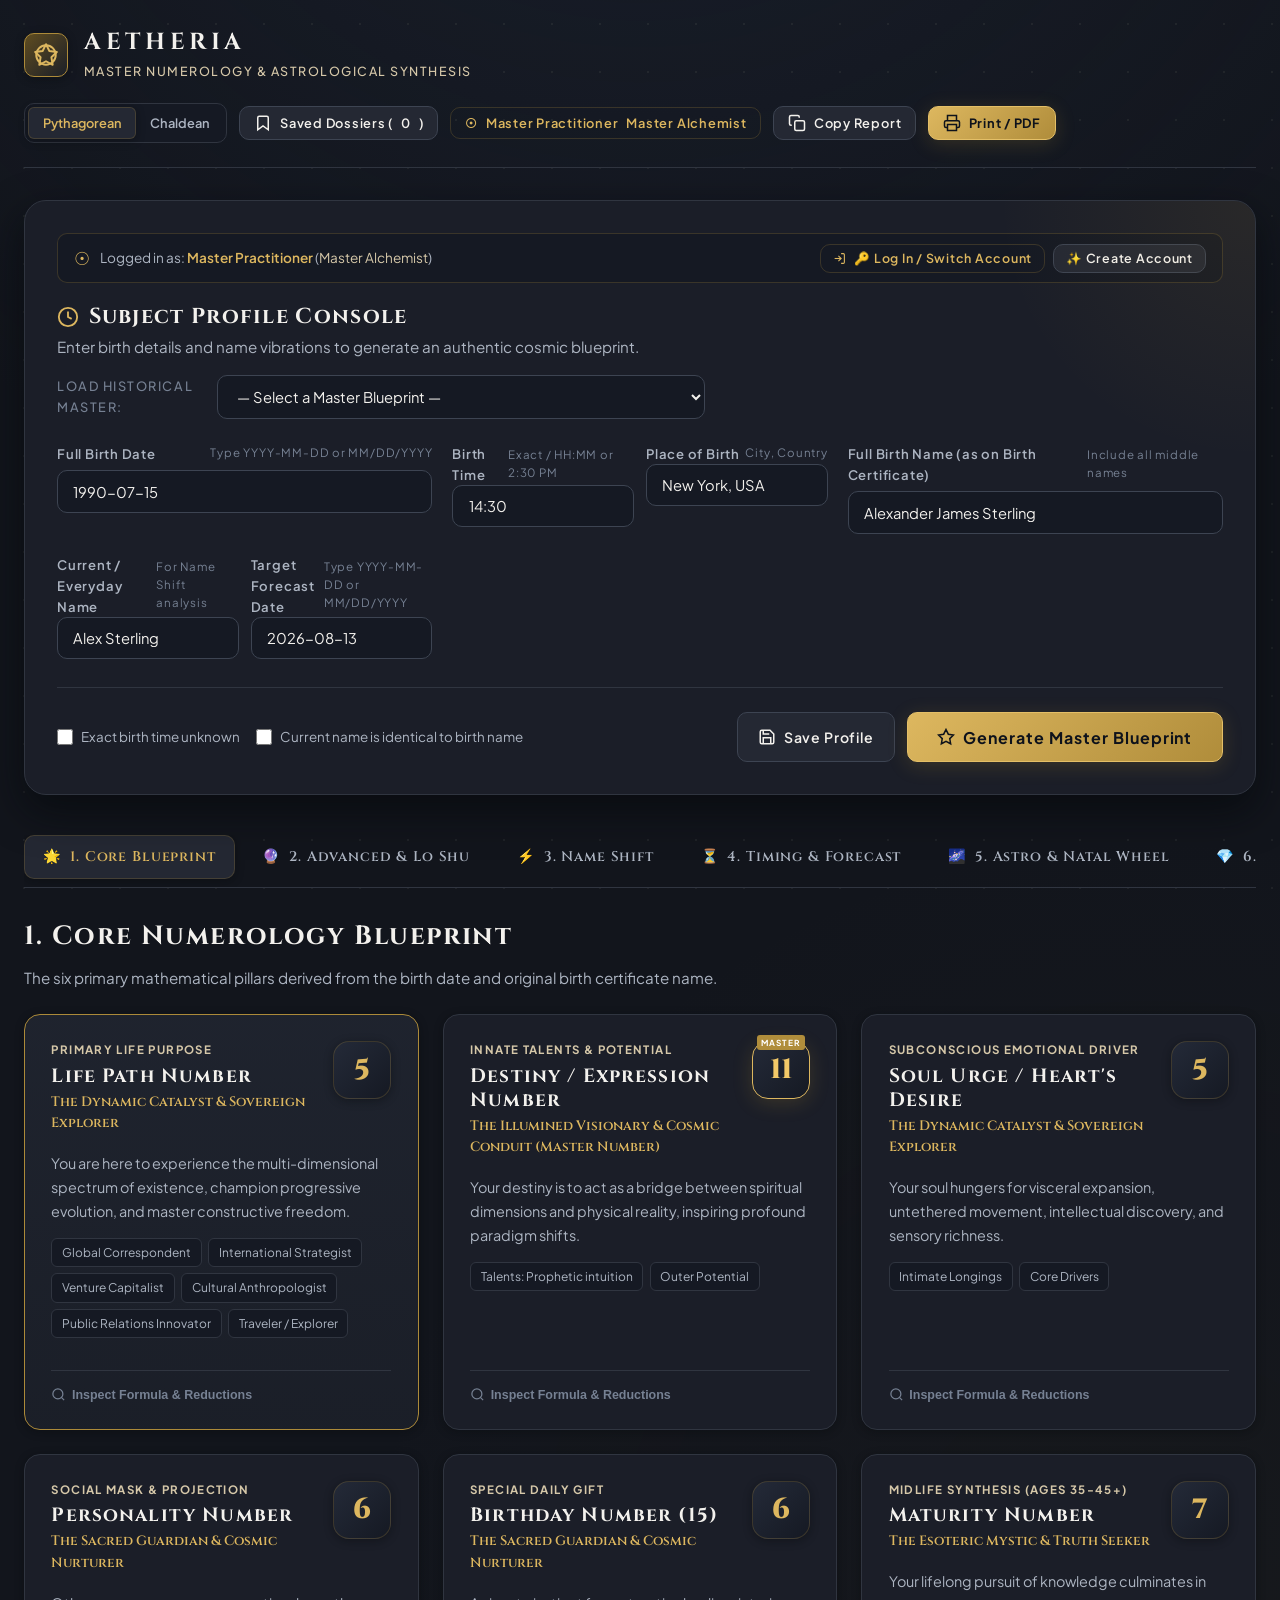
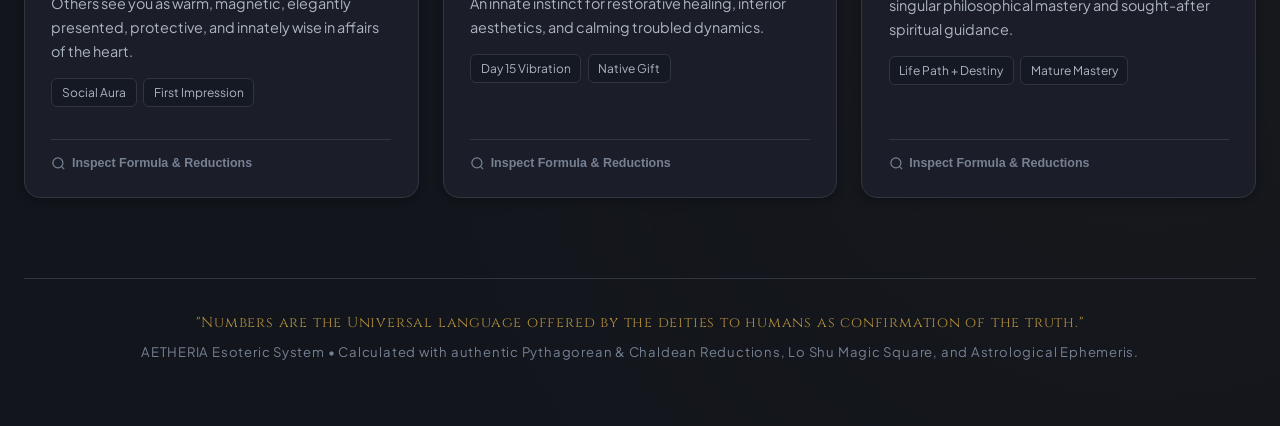
<file: index.html>
<!DOCTYPE html>
<html lang="en">
<head>
  <meta charset="UTF-8">
  <meta name="viewport" content="width=device-width, initial-scale=1.0">
  <title>AETHERIA • Master Numerology & Astrological Synthesis</title>
  <meta name="description" content="Deeply insightful, mathematically rigorous numerology and astrological-hybrid blueprint engine. Full Pythagorean & Chaldean calculations, Karmic Debt detection, transit forecasting, and name shift analysis.">
  
  <!-- CSS Stylesheets -->
  <link rel="stylesheet" href="css/main.css">
  <link rel="stylesheet" href="css/components.css">
  <link rel="stylesheet" href="css/print.css" media="print">
  <link rel="icon" href="data:image/svg+xml,<svg xmlns=%22http://www.w3.org/2000/svg%22 viewBox=%220 0 100 100%22><text y=%22.9em%22 font-size=%2290%22>✨</text></svg>">
</head>
<body>

  <div class="app-container">
    
    <!-- BRAND & HEADER BAR -->
    <header class="brand-header">
      <div class="brand-logo-group">
        <div class="brand-sigil">
          <!-- Sacred Geometry Hexagram / Solar Sigil SVG -->
          <svg viewBox="0 0 24 24" fill="none" stroke-width="1.8" stroke-linecap="round" stroke-linejoin="round">
            <circle cx="12" cy="12" r="9"></circle>
            <polygon points="12 2 15.09 8.26 22 9.27 17 14.14 18.18 21.02 12 17.77 5.82 21.02 7 14.14 2 9.27 8.91 8.26 12 2"></polygon>
          </svg>
        </div>
        <div class="brand-title-wrap">
          <h1>Aetheria</h1>
          <span class="brand-subtitle">Master Numerology & Astrological Synthesis</span>
        </div>
      </div>

      <div class="header-actions">
        <!-- System Toggle (Pythagorean / Chaldean) -->
        <div class="system-toggle-group" title="Select Calculation System">
          <button type="button" id="btn-system-pythagorean" class="system-toggle-btn active" data-system="pythagorean">Pythagorean</button>
          <button type="button" id="btn-system-chaldean" class="system-toggle-btn" data-system="chaldean">Chaldean</button>
        </div>

        <button type="button" id="btn-saved-profiles" class="btn btn-secondary btn-sm" title="View Saved Client Profiles">
          <svg viewBox="0 0 24 24" fill="none" stroke="currentColor" stroke-width="2"><path d="M19 21l-7-5-7 5V5a2 2 0 0 1 2-2h10a2 2 0 0 1 2 2z"></path></svg>
          Saved Dossiers (<span id="saved-count">0</span>)
        </button>

        <!-- User Account / Log In Profile Button -->
        <button type="button" id="btn-user-account" class="btn btn-gold-ghost btn-sm user-account-pill" title="Log In, Register, or Manage Vault">
          <span class="user-sigil-avatar" id="header-user-sigil">🔑</span>
          <span id="header-user-name">Log In / Sign Up</span>
          <span class="user-role-badge" id="header-user-role">Vault</span>
        </button>

        <button type="button" id="btn-copy-report" class="btn btn-secondary btn-sm" title="Copy Markdown Report to Clipboard">
          <svg viewBox="0 0 24 24" fill="none" stroke="currentColor" stroke-width="2"><rect x="9" y="9" width="13" height="13" rx="2" ry="2"></rect><path d="M5 15H4a2 2 0 0 1-2-2V4a2 2 0 0 1 2-2h9a2 2 0 0 1 2 2v1"></path></svg>
          Copy Report
        </button>

        <button type="button" id="btn-print-dossier" class="btn btn-primary btn-sm" title="Print or Save as PDF Dossier">
          <svg viewBox="0 0 24 24" fill="none" stroke="currentColor" stroke-width="2"><polyline points="6 9 6 2 18 2 18 9"></polyline><path d="M6 18H4a2 2 0 0 1-2-2v-5a2 2 0 0 1 2-2h16a2 2 0 0 1 2 2v5a2 2 0 0 1-2 2h-2"></path><rect x="6" y="14" width="12" height="8"></rect></svg>
          Print / PDF
        </button>
      </div>
    </header>

    <!-- INPUT CONSOLE CARD -->
    <section class="console-card" id="console-section">
      <!-- Active Vault / Account Quick Access Strip -->
      <div style="display: flex; justify-content: space-between; align-items: center; background: var(--bg-input); padding: 0.6rem 1rem; border-radius: var(--radius-md); border: 1px solid var(--border-gold-subtle); margin-bottom: 1.25rem; flex-wrap: wrap; gap: 0.5rem;">
        <div style="display: flex; align-items: center; gap: 0.6rem;">
          <span id="banner-user-sigil" style="font-size: 1.1rem; color: var(--gold-primary);">☉</span>
          <span style="font-size: 0.85rem; color: var(--text-secondary);">
            Logged in as: <strong id="banner-user-name" style="color: var(--gold-primary);">Master Practitioner</strong> (<span id="banner-user-role" style="color: var(--gold-muted);">Master</span>)
          </span>
        </div>
        <div style="display: flex; gap: 0.5rem;">
          <button type="button" id="btn-banner-login" class="btn btn-gold-ghost btn-sm" style="padding: 0.35rem 0.75rem; font-size: 0.78rem;">
            <svg viewBox="0 0 24 24" fill="none" stroke="currentColor" stroke-width="2" style="width: 13px; height: 13px;"><path d="M15 3h4a2 2 0 0 1 2 2v14a2 2 0 0 1-2 2h-4"></path><polyline points="10 17 15 12 10 7"></polyline><line x1="15" y1="12" x2="3" y2="12"></line></svg>
            🔑 Log In / Switch Account
          </button>
          <button type="button" id="btn-banner-signup" class="btn btn-secondary btn-sm" style="padding: 0.35rem 0.75rem; font-size: 0.78rem;">
            ✨ Create Account
          </button>
        </div>
      </div>

      <div class="console-header">
        <div>
          <h2>
            <svg width="22" height="22" viewBox="0 0 24 24" fill="none" stroke="var(--gold-primary)" stroke-width="2"><circle cx="12" cy="12" r="10"></circle><polyline points="12 6 12 12 16 14"></polyline></svg>
            Subject Profile Console
          </h2>
          <p>Enter birth details and name vibrations to generate an authentic cosmic blueprint.</p>
        </div>

        <div class="preset-selector-group">
          <label for="preset-select">Load Historical Master:</label>
          <select id="preset-select" class="form-select" style="min-width: 220px;">
            <option value="">— Select a Master Blueprint —</option>
          </select>
        </div>
      </div>

      <form id="blueprint-form">
        <div class="form-grid">
          <!-- Full Birth Date -->
          <div class="form-group">
            <label for="input-birth-date">
              Full Birth Date
              <span class="hint">Type YYYY-MM-DD or MM/DD/YYYY</span>
            </label>
            <input type="text" id="input-birth-date" class="form-control" required placeholder="e.g. 1990-07-15 or 07/15/1990" value="1990-07-15" autocomplete="off">
          </div>

          <!-- Birth Time & Place -->
          <div class="form-group">
            <div class="form-row-duo">
              <div>
                <label for="input-birth-time">
                  Birth Time
                  <span class="hint">Exact / HH:MM or 2:30 PM</span>
                </label>
                <input type="text" id="input-birth-time" class="form-control" placeholder="e.g. 14:30 or 2:30 PM" value="14:30" autocomplete="off">
              </div>
              <div>
                <label for="input-birth-place">
                  Place of Birth
                  <span class="hint">City, Country</span>
                </label>
                <input type="text" id="input-birth-place" class="form-control" list="cities-datalist" placeholder="e.g. Paris, France" value="New York, USA">
                <datalist id="cities-datalist"></datalist>
              </div>
            </div>
          </div>

          <!-- Full Birth Name -->
          <div class="form-group">
            <label for="input-birth-name">
              Full Birth Name (as on Birth Certificate)
              <span class="hint">Include all middle names</span>
            </label>
            <input type="text" id="input-birth-name" class="form-control" placeholder="e.g. Nikola Tesla" required value="Alexander James Sterling">
          </div>

          <!-- Current Name & Forecasting Date -->
          <div class="form-group">
            <div class="form-row-duo">
              <div>
                <label for="input-current-name">
                  Current / Everyday Name
                  <span class="hint">For Name Shift analysis</span>
                </label>
                <input type="text" id="input-current-name" class="form-control" placeholder="Same as birth name" value="Alex Sterling">
              </div>
              <div>
                <label for="input-forecast-date">
                  Target Forecast Date
                  <span class="hint">Type YYYY-MM-DD or MM/DD/YYYY</span>
                </label>
                <input type="text" id="input-forecast-date" class="form-control" placeholder="e.g. 2026-08-13 or 08/13/2026" value="2026-08-13" autocomplete="off">
              </div>
            </div>
          </div>
        </div>

        <div class="form-footer-actions">
          <div class="form-quick-options">
            <label class="checkbox-label">
              <input type="checkbox" id="chk-unknown-time"> Exact birth time unknown
            </label>
            <label class="checkbox-label">
              <input type="checkbox" id="chk-same-name"> Current name is identical to birth name
            </label>
          </div>

          <div style="display: flex; gap: 0.75rem;">
            <button type="button" id="btn-save-current" class="btn btn-secondary" title="Save current subject profile">
              <svg viewBox="0 0 24 24" fill="none" stroke="currentColor" stroke-width="2"><path d="M19 21H5a2 2 0 0 1-2-2V5a2 2 0 0 1 2-2h11l5 5v11a2 2 0 0 1-2 2z"></path><polyline points="17 21 17 13 7 13 7 21"></polyline><polyline points="7 3 7 8 15 8"></polyline></svg>
              Save Profile
            </button>
            <button type="submit" id="btn-calculate" class="btn btn-primary btn-lg">
              <svg viewBox="0 0 24 24" fill="none" stroke="currentColor" stroke-width="2"><polygon points="12 2 15.09 8.26 22 9.27 17 14.14 18.18 21.02 12 17.77 5.82 21.02 7 14.14 2 9.27 8.91 8.26 12 2"></polygon></svg>
              Generate Master Blueprint
            </button>
          </div>
        </div>
      </form>
    </section>

    <!-- PRINT DOSSIER HEADER (Shows when printed or on report view) -->
    <div class="print-dossier-header" id="print-dossier-banner" style="display: none;">
      <div style="display: flex; justify-content: space-between; align-items: flex-start;">
        <div>
          <h2 id="print-subject-name" style="font-size: 1.5rem; margin-bottom: 0.25rem;">Subject Name</h2>
          <p id="print-subject-details" style="font-size: 0.85rem; color: #444;">Birth Date: 1990-07-15 | System: Pythagorean</p>
        </div>
        <div style="text-align: right;">
          <strong style="font-size: 0.9rem;">AETHERIA ESOTERIC DOSSIER</strong>
          <p id="print-generated-date" style="font-size: 0.75rem; color: #666;">Target Forecast: 2026-08-13</p>
        </div>
      </div>
    </div>

    <!-- TAB NAVIGATION BAR -->
    <div class="tabs-nav-wrapper">
      <nav class="tabs-nav" id="main-tabs-nav" role="tablist">
        <button type="button" class="tab-btn active" data-tab="tab-core" role="tab" aria-selected="true">
          <span>🌟</span> 1. Core Blueprint
        </button>
        <button type="button" class="tab-btn" data-tab="tab-advanced" role="tab" aria-selected="false">
          <span>🔮</span> 2. Advanced & Lo Shu
        </button>
        <button type="button" class="tab-btn" data-tab="tab-name-shift" role="tab" aria-selected="false">
          <span>⚡</span> 3. Name Shift
        </button>
        <button type="button" class="tab-btn" data-tab="tab-forecasting" role="tab" aria-selected="false">
          <span>⏳</span> 4. Timing & Forecast
        </button>
        <button type="button" class="tab-btn" data-tab="tab-synthesis" role="tab" aria-selected="false">
          <span>🌌</span> 5. Astro & Natal Wheel
        </button>
        <button type="button" class="tab-btn" data-tab="tab-remedies" role="tab" aria-selected="false">
          <span>💎</span> 6. Remedies & Solfeggio
        </button>
        <button type="button" class="tab-btn" data-tab="tab-business" role="tab" aria-selected="false">
          <span>🏢</span> 7. Business & Address
        </button>
        <button type="button" class="tab-btn" data-tab="tab-oracle" role="tab" aria-selected="false">
          <span>🤖</span> 8. Esoteric Oracle
        </button>
        <button type="button" class="tab-btn" data-tab="tab-compatibility" role="tab" aria-selected="false">
          <span>💫</span> 9. Synastry Matcher
        </button>
      </nav>
    </div>

    <!-- MAIN TAB CONTENTS CONTAINER -->
    <main id="dossier-content">

      <!-- ===================================================================
           TAB 1: CORE NUMEROLOGY BLUEPRINT
           =================================================================== -->
      <section class="tab-pane active" id="tab-core" role="tabpanel">
        <div style="margin-bottom: 1.5rem;">
          <h2>1. Core Numerology Blueprint</h2>
          <p>The six primary mathematical pillars derived from the birth date and original birth certificate name.</p>
        </div>

        <div class="blueprint-grid" id="core-blueprint-grid">
          <!-- Injected dynamically by JS -->
        </div>
      </section>

      <!-- ===================================================================
           TAB 2: ADVANCED & LO SHU MAGIC SQUARE
           =================================================================== -->
      <section class="tab-pane" id="tab-advanced" role="tabpanel">
        <div style="margin-bottom: 1.5rem;">
          <h2>2. Advanced Esoteric Elements & Lo Shu Magic Square</h2>
          <p>Lo Shu 3×3 Hermetic grid, 8 Arrows of Destiny, Planes of Expression, Bridge Numbers, Karmic Debts, and Epoch Cycles.</p>
        </div>

        <!-- Lo Shu 3x3 Magic Square & Arrows Section -->
        <div style="margin-bottom: 2.5rem;">
          <h3 style="margin-bottom: 0.5rem;">The Lo Shu Magic Square & 8 Arrows of Destiny</h3>
          <p style="margin-bottom: 1.25rem;">Ancient 3×3 chart mapping birth date digits into Thought, Soul, and Physical planes, revealing innate structural arrows.</p>
          <div class="loshu-container" id="loshu-container">
            <!-- Injected dynamically -->
          </div>
        </div>

        <!-- Planes of Expression & Subconscious Self -->
        <div style="margin-bottom: 2.5rem;">
          <h3 style="margin-bottom: 0.5rem;">Planes of Expression & Subconscious Self</h3>
          <p style="margin-bottom: 1.25rem;">Analysis of name letters distributed across Mental, Physical, Emotional, and Intuitive channels.</p>
          <div class="blueprint-grid" id="planes-expression-grid"></div>
        </div>

        <!-- Bridge Numbers -->
        <div style="margin-bottom: 2.5rem;">
          <h3 style="margin-bottom: 0.5rem;">Bridge Numbers (Friction Resolvers)</h3>
          <p style="margin-bottom: 1.25rem;">Quantifies the psychological distance between inner longings and outer expressions with integration advice.</p>
          <div class="blueprint-grid" id="bridge-numbers-grid"></div>
        </div>

        <!-- Three Major Life Epochs -->
        <div style="margin-bottom: 2.5rem;">
          <h3 style="margin-bottom: 0.5rem;">Three Major Life Period Cycles (Epochs)</h3>
          <p style="margin-bottom: 1.25rem;">The three overarching chapters of your life: Youth Formative, Adulthood Productive, and Elderhood Harvest.</p>
          <div class="pinnacles-grid" id="three-periods-grid"></div>
        </div>

        <!-- Karmic Debt Monitor Banner -->
        <div id="karmic-debt-banner-container"></div>

        <!-- Attitude & Balance Grid -->
        <div class="blueprint-grid" id="attitude-balance-grid"></div>

        <!-- 4 Life Challenge Numbers -->
        <div style="margin: 2.5rem 0 1rem 0;">
          <h3>The Four Life Challenges</h3>
          <p>Growth obstacles and developmental tests that arise at distinct evolutionary milestones.</p>
        </div>
        <div class="challenges-grid" id="challenges-grid"></div>

        <!-- 4 Pinnacle Cycles -->
        <div style="margin: 2.5rem 0 1rem 0;">
          <h3>The Four Pinnacle Cycles</h3>
          <p>Major life periods and environmental atmospheres calculated from the Life Path root vibration.</p>
        </div>
        <div class="pinnacles-grid" id="pinnacles-grid"></div>
      </section>

      <!-- ===================================================================
           TAB 3: NAME SHIFT ANALYSIS
           =================================================================== -->
      <section class="tab-pane" id="tab-name-shift" role="tabpanel">
        <div style="margin-bottom: 1.5rem;">
          <h2>3. Name Shift Analysis (Energetic Pivot)</h2>
          <p>Comparative resonance matrix between the original Birth Name on your certificate and your Current Working / Chosen Name.</p>
        </div>

        <div id="name-shift-container"></div>
      </section>

      <!-- ===================================================================
           TAB 4: TIMING & FORECASTING
           =================================================================== -->
      <section class="tab-pane" id="tab-forecasting" role="tabpanel">
        <div style="margin-bottom: 1.5rem;">
          <h2>4. Timing & Forecasting Engine</h2>
          <p>Personal Year, Personal Month, and Personal Day vibrations calculated for the target forecast date.</p>
        </div>

        <div class="forecast-hero-grid" id="forecast-hero-grid"></div>

        <div style="margin: 2.5rem 0 1rem 0;">
          <h3>9-Year Epicycle Progression</h3>
          <p>Visualizing where you currently stand in the 9-year cycle of initiation, growth, harvest, and completion.</p>
        </div>
        <div class="epicycle-tracker" id="epicycle-tracker"></div>

        <div style="margin: 2.5rem 0 1rem 0;">
          <h3>12-Month Transit Roadmap (<span id="forecast-year-label">2026</span>)</h3>
          <p>Month-by-month vibrational landscape, power windows, and tactical guidance.</p>
        </div>
        <div class="transit-calendar-grid" id="transit-calendar-grid"></div>
      </section>

      <!-- ===================================================================
           TAB 5: ASTROLOGY & NATAL HOROSCOPE WHEEL
           =================================================================== -->
      <section class="tab-pane" id="tab-synthesis" role="tabpanel">
        <div style="margin-bottom: 1.5rem;">
          <h2>5. Astrological Synthesis & Interactive Natal Wheel</h2>
          <p>Interactive 12-house vector horoscope wheel, live Chaldean planetary hours cosmic clock, and elemental balances.</p>
        </div>

        <!-- Interactive 12-House Natal Horoscope Wheel -->
        <div class="console-card" style="margin-bottom: 2rem;">
          <h3 style="text-align: center; margin-bottom: 0.5rem;">12-House Natal Horoscope Wheel</h3>
          <p style="text-align: center; margin-bottom: 1.5rem; font-size: 0.86rem;">Interactive vector chart with Ascendant (ASC), Midheaven (MC), Sun, Moon, 12 Houses, and aspect chords.</p>
          <div id="natal-wheel-container" style="display: flex; justify-content: center; align-items: center;"></div>
        </div>

        <!-- Planetary Hours Real-Time Cosmic Clock -->
        <div class="planetary-hours-banner" id="planetary-hours-banner">
          <!-- Injected dynamically -->
        </div>

        <div class="astro-synthesis-grid" id="astro-synthesis-grid" style="margin-top: 2rem;"></div>

        <!-- Lunar Mansion / Nakshatra -->
        <div class="blueprint-card" id="lunar-mansion-card" style="margin-top: 1.5rem;"></div>

        <!-- Quad-Elemental Meter -->
        <div class="astro-card" style="margin-top: 1.5rem;">
          <h3>Cosmic Quad-Elemental Matrix</h3>
          <p>Synthesized elemental distribution combining Astrological placements (Sun, Moon, Ascendant) with Numerological core weightings.</p>
          <div class="elemental-meter-group" id="elemental-meter-group"></div>
        </div>

        <!-- Synthesized Life Mandate Parchment -->
        <div class="mandate-parchment" id="mandate-parchment-container">
          <h3>
            <svg width="22" height="22" viewBox="0 0 24 24" fill="none" stroke="currentColor" stroke-width="2"><path d="M12 2l3.09 6.26L22 9.27l-5 4.87 1.18 6.88L12 17.77l-6.18 3.25L7 14.14 2 9.27l6.91-1.01L12 2z"></path></svg>
            Synthesized Executive Life Mandate
          </h3>
          <p class="mandate-text" id="mandate-proclamation-text"></p>
        </div>
      </section>

      <!-- ===================================================================
           TAB 6: ALCHEMICAL REMEDIES & SOLFEGGIO SOUND SYNTHESIZER
           =================================================================== -->
      <section class="tab-pane" id="tab-remedies" role="tabpanel">
        <div style="margin-bottom: 1.5rem;">
          <h2>6. Alchemical Remedies, Crystals & Solfeggio Sound Generator</h2>
          <p>Sacred gemstone prescriptions, color alchemy, and harmonic Web Audio tone generator attuned to your daily frequency.</p>
        </div>

        <!-- Solfeggio Player Card -->
        <div class="solfeggio-card">
          <div style="display: flex; justify-content: space-between; align-items: center; flex-wrap: wrap; gap: 1rem;">
            <div>
              <span class="card-tag">Web Audio API • Zero Dependencies</span>
              <h3 style="color: var(--gold-primary); margin: 0.2rem 0;">Solfeggio Harmonic Sound Synthesizer</h3>
              <p style="font-size: 0.88rem;">Select a pure sacred frequency for meditation, cellular attunement, and spiritual clearing.</p>
            </div>
            <div style="display: flex; align-items: center; gap: 1rem;">
              <div class="wave-animation">
                <div class="wave-bar"></div>
                <div class="wave-bar"></div>
                <div class="wave-bar"></div>
                <div class="wave-bar"></div>
                <div class="wave-bar"></div>
              </div>
              <button type="button" id="btn-toggle-audio" class="btn-play-tone" title="Play / Pause Tone">
                <svg id="audio-play-icon" width="22" height="22" viewBox="0 0 24 24" fill="currentColor"><polygon points="5 3 19 12 5 21 5 3"></polygon></svg>
              </button>
            </div>
          </div>

          <div class="solfeggio-controls">
            <div style="display: flex; align-items: center; gap: 0.75rem; flex-wrap: wrap;">
              <span style="font-size: 0.82rem; color: var(--text-secondary); font-weight: 600;">Active Tone:</span>
              <strong id="active-tone-label" style="color: var(--gold-primary); font-size: 0.95rem;">432 Hz • Universal Resonance</strong>
            </div>

            <div style="display: flex; align-items: center; gap: 1.25rem; flex-wrap: wrap;">
              <div style="display: flex; align-items: center; gap: 0.5rem;">
                <label for="solfeggio-volume" style="font-size: 0.78rem; color: var(--text-muted);">Volume:</label>
                <input type="range" id="solfeggio-volume" min="0" max="1" step="0.05" value="0.4" style="accent-color: var(--gold-primary); cursor: pointer; width: 100px;">
              </div>
              <div style="display: flex; align-items: center; gap: 0.5rem;">
                <label for="solfeggio-timer" style="font-size: 0.78rem; color: var(--text-muted);">Auto-Timer:</label>
                <select id="solfeggio-timer" class="form-select" style="padding: 0.35rem 0.6rem; font-size: 0.8rem; width: auto;">
                  <option value="0">Continuous</option>
                  <option value="5">5 Minutes</option>
                  <option value="10">10 Minutes</option>
                  <option value="15">15 Minutes</option>
                </select>
              </div>
            </div>
          </div>

          <div class="frequency-pill-grid" id="frequency-pill-grid">
            <!-- Injected dynamically -->
          </div>
        </div>

        <!-- Crystal & Gemstone Prescriptions -->
        <div class="blueprint-grid" id="remedies-grid"></div>

        <!-- Daily Cosmic Decree & Mantra -->
        <div class="mandate-parchment" style="margin-top: 2rem;">
          <h3 style="color: var(--gold-primary);">
            <svg width="20" height="20" viewBox="0 0 24 24" fill="none" stroke="currentColor" stroke-width="2"><circle cx="12" cy="12" r="10"></circle><polyline points="12 6 12 12 14 14"></polyline></svg>
            Daily Alchemical Decree & Meditation Ritual
          </h3>
          <p class="mandate-text" id="daily-mantra-proclamation" style="font-size: 1.05rem;"></p>
        </div>
      </section>

      <!-- ===================================================================
           TAB 7: BUSINESS & ADDRESS SUITE
           =================================================================== -->
      <section class="tab-pane" id="tab-business" role="tabpanel">
        <div style="margin-bottom: 1.5rem;">
          <h2>7. Business, Brand & Address Numerology Suite</h2>
          <p>Analyze company names, brand vibrations, property addresses, and configure practitioner white-label reports.</p>
        </div>

        <!-- Business Name Analyzer -->
        <div class="console-card">
          <h3 style="margin-bottom: 0.4rem;">Business & Brand Name Vibration Analyzer</h3>
          <p style="margin-bottom: 1.25rem; font-size: 0.88rem;">Evaluate the commercial frequency of candidate company names, domains, or book titles.</p>
          
          <div class="form-grid">
            <div class="form-group">
              <label for="input-business-name">Business / Brand Name</label>
              <input type="text" id="input-business-name" class="form-control" placeholder="e.g. Aetheria Quantum Labs" value="Aetheria Labs">
            </div>
            <div class="form-group" style="display: flex; justify-content: flex-end; align-items: flex-end;">
              <button type="button" id="btn-calc-business" class="btn btn-primary" style="width: 100%;">
                <svg viewBox="0 0 24 24" fill="none" stroke="currentColor" stroke-width="2"><path d="M22 12h-4l-3 9L9 3l-3 9H2"></path></svg>
                Calculate Brand Resonance
              </button>
            </div>
          </div>

          <div id="business-results-container" style="margin-top: 1.5rem;"></div>
        </div>

        <!-- Address Numerology -->
        <div class="console-card" style="margin-top: 2rem;">
          <h3 style="margin-bottom: 0.4rem;">Address & Living Space Numerology</h3>
          <p style="margin-bottom: 1.25rem; font-size: 0.88rem;">Decode the domestic atmosphere, prosperity flow, and creative energy of your home or office.</p>
          
          <div class="form-grid">
            <div class="form-group">
              <label for="input-home-address">Street Address / Unit Number</label>
              <input type="text" id="input-home-address" class="form-control" placeholder="e.g. 742 Evergreen Terrace, Unit 4B" value="108 Sacred Oak Way">
            </div>
            <div class="form-group" style="display: flex; justify-content: flex-end; align-items: flex-end;">
              <button type="button" id="btn-calc-address" class="btn btn-primary" style="width: 100%;">
                <svg viewBox="0 0 24 24" fill="none" stroke="currentColor" stroke-width="2"><path d="M3 9l9-7 9 7v11a2 2 0 0 1-2 2H5a2 2 0 0 1-2-2z"></path></svg>
                Decode Home Vibration
              </button>
            </div>
          </div>

          <div id="address-results-container" style="margin-top: 1.5rem;"></div>
        </div>
      </section>

      <!-- ===================================================================
           TAB 8: ESOTERIC ORACLE (AI CHART ADVISOR)
           =================================================================== -->
      <section class="tab-pane" id="tab-oracle" role="tabpanel">
        <div style="margin-bottom: 1.5rem;">
          <h2>8. The Esoteric Oracle • Cosmic Chart Advisor</h2>
          <p>Ask specific questions regarding career, love, timing, or life purpose to receive personalized chart synthesis.</p>
        </div>

        <div class="oracle-console-card">
          <label for="oracle-question-input" style="font-weight: 700; font-family: var(--font-serif); font-size: 1.05rem; color: var(--gold-primary); display: block; margin-bottom: 0.5rem;">
            Consult the Oracle regarding your cosmic blueprint:
          </label>
          <div style="display: flex; gap: 0.75rem; flex-wrap: wrap;">
            <input type="text" id="oracle-question-input" class="form-control" placeholder="e.g. What career path best aligns with my Life Path and current Personal Year?" style="flex: 1; font-size: 1rem;">
            <button type="button" id="btn-ask-oracle" class="btn btn-primary btn-lg">
              <span>🔮</span> Consult Oracle
            </button>
          </div>

          <div class="quick-prompts-group">
            <button type="button" class="quick-prompt-btn" data-prompt="What is my highest vocational calling and financial trajectory?">💼 Career & Wealth Calling</button>
            <button type="button" class="quick-prompt-btn" data-prompt="How should I navigate my current Personal Year cycle and monthly timing?">⏳ Annual Timing & Cycles</button>
            <button type="button" class="quick-prompt-btn" data-prompt="What are my core emotional needs in love and partnership?">❤️ Love & Emotional Sanctuary</button>
            <button type="button" class="quick-prompt-btn" data-prompt="What is the primary spiritual lesson of my active Karmic Debts and Challenges?">✨ Karma & Soul Mastery</button>
          </div>

          <div id="oracle-response-container"></div>
        </div>
      </section>

      <!-- ===================================================================
           TAB 9: RELATIONSHIP COMPATIBILITY MATCHER
           =================================================================== -->
      <section class="tab-pane" id="tab-compatibility" role="tabpanel">
        <div style="margin-bottom: 1.5rem;">
          <h2>9. Relationship Resonance & Synergy Matcher</h2>
          <p>Compare two cosmic blueprints to evaluate harmonic affinity, communication ease, and mutual growth friction.</p>
        </div>

        <div class="console-card">
          <div class="form-grid">
            <div class="form-group">
              <label for="compat-partner-name">Partner / Counterpart Full Name</label>
              <input type="text" id="compat-partner-name" class="form-control" placeholder="e.g. Marie Curie" value="Eleanor Vance">
            </div>
            <div class="form-group">
              <label for="compat-partner-date">Partner Birth Date</label>
              <input type="text" id="compat-partner-date" class="form-control" placeholder="e.g. 1992-11-24 or 11/24/1992" value="1992-11-24" autocomplete="off">
            </div>
          </div>
          <div style="margin-top: 1.25rem; text-align: right;">
            <button type="button" id="btn-calculate-compat" class="btn btn-primary">
              <svg viewBox="0 0 24 24" fill="none" stroke="currentColor" stroke-width="2"><path d="M20.84 4.61a5.5 5.5 0 0 0-7.78 0L12 5.67l-1.06-1.06a5.5 5.5 0 0 0-7.78 7.78l1.06 1.06L12 21.23l7.78-7.78 1.06-1.06a5.5 5.5 0 0 0 0-7.78z"></path></svg>
              Analyze Synastry Resonance
            </button>
          </div>
        </div>

        <div id="compatibility-results-container"></div>
      </section>

    </main>

    <!-- FOOTER -->
    <footer class="app-footer">
      <div class="footer-sacred">"Numbers are the Universal language offered by the deities to humans as confirmation of the truth."</div>
      <p>AETHERIA Esoteric System • Calculated with authentic Pythagorean & Chaldean Reductions, Lo Shu Magic Square, and Astrological Ephemeris.</p>
    </footer>

  </div>

  <!-- =======================================================================
       STEP-BY-STEP MATHEMATICAL INSPECTOR MODAL
       ======================================================================= -->
  <div class="modal-backdrop" id="inspector-modal" role="dialog" aria-modal="true" aria-hidden="true">
    <div class="modal-window">
      <button type="button" class="modal-close-btn" id="modal-close-btn" aria-label="Close modal">&times;</button>
      <div id="modal-inspector-content">
        <!-- Injected dynamically -->
      </div>
    </div>
  </div>

  <!-- =======================================================================
       SAVED PROFILES DRAWER / MODAL
       ======================================================================= -->
  <div class="modal-backdrop" id="saved-profiles-modal" role="dialog" aria-modal="true" aria-hidden="true">
    <div class="modal-window">
      <button type="button" class="modal-close-btn" id="saved-modal-close-btn" aria-label="Close modal">&times;</button>
      <h2 style="margin-bottom: 0.5rem;">Saved Dossiers & Client Profiles</h2>
      <p style="margin-bottom: 1.5rem;">Manage your locally stored numerological and astrological profiles.</p>
      
      <div id="saved-profiles-list" style="display: flex; flex-direction: column; gap: 0.75rem; max-height: 55vh; overflow-y: auto;">
        <!-- Injected dynamically -->
      </div>
    </div>
  </div>

  <!-- =======================================================================
       USER AUTHENTICATION & VAULT SETTINGS MODAL
       ======================================================================= -->
  <div class="modal-backdrop" id="auth-modal" role="dialog" aria-modal="true" aria-hidden="true">
    <div class="modal-window" style="max-width: 520px;">
      <button type="button" class="modal-close-btn" id="auth-modal-close-btn" aria-label="Close modal">&times;</button>
      
      <div class="auth-modal-tabs">
        <button type="button" class="auth-modal-tab active" id="tab-auth-signin">🔑 Sign In</button>
        <button type="button" class="auth-modal-tab" id="tab-auth-signup">✨ Create Account</button>
        <button type="button" class="auth-modal-tab" id="tab-auth-profile">📁 My Vault & Backups</button>
      </div>

      <!-- PANE 1: SIGN IN -->
      <div id="auth-pane-signin">
        <h3 style="margin-bottom: 0.35rem; color: var(--gold-primary);">Sign In to Your Vault</h3>
        <p style="font-size: 0.85rem; margin-bottom: 1.25rem;">Enter your practitioner account email or username and 4-digit PIN.</p>
        
        <form id="form-signin">
          <div class="form-group" style="margin-bottom: 1rem;">
            <label for="signin-email">Email / Account Username</label>
            <input type="text" id="signin-email" class="form-control" placeholder="e.g. practitioner@aetheria.local" required>
          </div>
          <div class="form-group" style="margin-bottom: 1.25rem;">
            <label for="signin-pin">4-Digit Security PIN / Password</label>
            <input type="password" id="signin-pin" class="form-control" placeholder="••••" maxlength="12" required>
          </div>
          <button type="submit" class="btn btn-primary" style="width: 100%;">
            <svg viewBox="0 0 24 24" fill="none" stroke="currentColor" stroke-width="2" style="width: 16px; height: 16px;"><path d="M15 3h4a2 2 0 0 1 2 2v14a2 2 0 0 1-2 2h-4"></path><polyline points="10 17 15 12 10 7"></polyline><line x1="15" y1="12" x2="3" y2="12"></line></svg>
            Sign In & Unlock Vault
          </button>
        </form>
      </div>

      <!-- PANE 2: CREATE ACCOUNT / SIGN UP -->
      <div id="auth-pane-signup" style="display: none;">
        <h3 style="margin-bottom: 0.35rem; color: var(--gold-primary);">Create New Practitioner Account</h3>
        <p style="font-size: 0.85rem; margin-bottom: 1.25rem;">Create a private, isolated vault protected by your personal PIN.</p>
        
        <form id="form-signup">
          <div class="form-group" style="margin-bottom: 1rem;">
            <label for="signup-name">Practitioner / Full Name</label>
            <input type="text" id="signup-name" class="form-control" placeholder="e.g. Master Alex" required>
          </div>
          <div class="form-group" style="margin-bottom: 1rem;">
            <label for="signup-email">Account Email / Handle</label>
            <input type="text" id="signup-email" class="form-control" placeholder="e.g. alex@aetheria.local" required>
          </div>
          <div class="form-group" style="margin-bottom: 1rem;">
            <label for="signup-pin">4-Digit Security PIN / Password</label>
            <input type="password" id="signup-pin" class="form-control" placeholder="••••" maxlength="12" required>
          </div>
          
          <div class="form-group" style="margin-bottom: 1.25rem;">
            <label>Choose Cosmic Sigil Avatar</label>
            <div class="sigil-picker-grid" id="signup-sigil-picker">
              <!-- Injected dynamically -->
            </div>
          </div>

          <button type="submit" class="btn btn-primary" style="width: 100%;">
            <svg viewBox="0 0 24 24" fill="none" stroke="currentColor" stroke-width="2" style="width: 16px; height: 16px;"><path d="M16 21v-2a4 4 0 0 0-4-4H5a4 4 0 0 0-4 4v2"></path><circle cx="8.5" cy="7.5" r="4"></circle><line x1="20" y1="8" x2="20" y2="14"></line><line x1="23" y1="11" x2="17" y2="11"></line></svg>
            Create Account & Initialize Vault
          </button>
        </form>
      </div>

      <!-- PANE 3: ACTIVE PROFILE & VAULT SETTINGS -->
      <div id="auth-pane-profile" style="display: none;">
        <div style="text-align: center; margin-bottom: 1.25rem;">
          <div class="user-sigil-avatar" id="vault-user-sigil" style="width: 52px; height: 52px; font-size: 1.75rem; margin: 0 auto 0.5rem auto;">☉</div>
          <h3 id="vault-user-name" style="color: var(--gold-primary); margin-bottom: 2px;">Master Practitioner</h3>
          <div id="vault-user-email" style="font-size: 0.82rem; color: var(--text-secondary);">practitioner@aetheria.local</div>
        </div>

        <div class="vault-stats-card">
          <div>
            <strong style="color: var(--text-primary); display: block;">Active Dossier Vault</strong>
            <span style="font-size: 0.8rem; color: var(--text-muted);">Saved profiles securely tied to this account</span>
          </div>
          <div class="number-glyph-box number-glyph-sm master" id="vault-profile-count">0</div>
        </div>

        <div style="display: flex; flex-direction: column; gap: 0.75rem; margin-top: 1.5rem;">
          <button type="button" class="btn btn-primary" id="btn-vault-export" style="width: 100%;">
            <svg viewBox="0 0 24 24" fill="none" stroke="currentColor" stroke-width="2"><path d="M21 15v4a2 2 0 0 1-2 2H5a2 2 0 0 1-2-2v-4"></path><polyline points="7 10 12 15 17 10"></polyline><line x1="12" y1="15" x2="12" y2="3"></line></svg>
            Export Encrypted Vault Backup (.JSON)
          </button>
          <button type="button" class="btn btn-secondary" id="btn-vault-import" style="width: 100%;">
            <svg viewBox="0 0 24 24" fill="none" stroke="currentColor" stroke-width="2"><path d="M21 15v4a2 2 0 0 1-2 2H5a2 2 0 0 1-2-2v-4"></path><polyline points="17 8 12 3 7 8"></polyline><line x1="12" y1="3" x2="12" y2="15"></line></svg>
            Restore Vault from File (.JSON)
          </button>
          <input type="file" id="vault-file-input" accept=".json" style="display: none;">
          
          <div style="display: flex; gap: 0.75rem; margin-top: 0.5rem;">
            <button type="button" class="btn btn-secondary" id="btn-switch-account" style="flex: 1;">Switch Account</button>
            <button type="button" class="btn btn-secondary" id="btn-signout" style="flex: 1; color: var(--stellar-crimson);">Sign Out</button>
          </div>
        </div>
      </div>

    </div>
  </div>

  <!-- TOAST NOTIFICATION CONTAINER -->
  <div class="toast-container" id="toast-container" aria-live="polite"></div>

  <!-- JAVASCRIPT STANDALONE BUNDLE (Compatible with file:/// and http://) -->
  <script defer src="js/app.bundle.js"></script>
</body>
</html>
</file>
<file: css/main.css>
/* ==========================================================================
   AETHERIA DESIGN SYSTEM - MAIN STYLES
   Aesthetic: Refined Obsidian & Champagne Gold Esoteric Luxury
   ========================================================================== */

@import url('https://fonts.googleapis.com/css2?family=Cinzel:wght@500;600;700;800&family=Cinzel+Decorative:wght@700&family=Plus+Jakarta+Sans:wght@300;400;500;600;700&display=swap');

:root {
  /* Core Color Palette (HSL Tailored) */
  --bg-space: hsl(222, 22%, 9%);
  --bg-surface: hsl(222, 20%, 13%);
  --bg-surface-elevated: hsl(222, 18%, 17%);
  --bg-surface-hover: hsl(222, 16%, 21%);
  --bg-input: hsl(222, 24%, 11%);

  /* Borders & Dividers */
  --border-subtle: hsl(220, 14%, 22%);
  --border-medium: hsl(220, 15%, 28%);
  --border-gold: hsl(42, 50%, 45%);
  --border-gold-subtle: hsla(42, 45%, 45%, 0.25);

  /* Gold & Champagne Accent Scale */
  --gold-primary: hsl(42, 65%, 62%);
  --gold-hover: hsl(42, 75%, 68%);
  --gold-deep: hsl(42, 50%, 46%);
  --gold-muted: hsl(42, 35%, 75%);
  --gold-glow: hsla(42, 65%, 60%, 0.15);

  /* Celestial Secondary Accents */
  --stellar-blue: hsl(205, 45%, 55%);
  --stellar-teal: hsl(175, 40%, 50%);
  --stellar-emerald: hsl(150, 40%, 50%);
  --stellar-crimson: hsl(355, 45%, 55%);
  --stellar-amethyst: hsl(270, 30%, 65%);

  /* Typography Colors */
  --text-primary: hsl(45, 20%, 94%);
  --text-secondary: hsl(218, 15%, 72%);
  --text-muted: hsl(218, 12%, 52%);
  --text-gold: hsl(42, 65%, 62%);

  /* Typography Fonts & Tracking */
  --font-serif: 'Cinzel', Georgia, serif;
  --font-serif-dec: 'Cinzel Decorative', Georgia, serif;
  --font-sans: 'Plus Jakarta Sans', -apple-system, BlinkMacSystemFont, 'Segoe UI', Roboto, sans-serif;
  
  --tracking-tight: -0.015em;
  --tracking-normal: 0.01em;
  --tracking-wide: 0.06em;
  --tracking-wider: 0.12em;
  --tracking-widest: 0.2em;

  /* Elevations & Shadows */
  --shadow-sm: 0 2px 8px hsla(220, 30%, 4%, 0.4);
  --shadow-md: 0 8px 24px hsla(220, 30%, 4%, 0.5);
  --shadow-lg: 0 16px 40px hsla(220, 30%, 3%, 0.65);
  --shadow-gold: 0 4px 20px hsla(42, 60%, 50%, 0.18);

  /* Radii */
  --radius-sm: 6px;
  --radius-md: 10px;
  --radius-lg: 16px;
  --radius-xl: 22px;
  --radius-full: 9999px;

  /* Transitions */
  --transition-fast: 150ms cubic-bezier(0.4, 0, 0.2, 1);
  --transition-smooth: 260ms cubic-bezier(0.4, 0, 0.2, 1);
  --transition-bounce: 400ms cubic-bezier(0.34, 1.56, 0.64, 1);
}

/* ==========================================================================
   BASE & RESET
   ========================================================================== */

*, *::before, *::after {
  box-sizing: border-box;
  margin: 0;
  padding: 0;
}

html {
  font-size: 16px;
  scroll-behavior: smooth;
  -webkit-font-smoothing: antialiased;
  -moz-osx-font-smoothing: grayscale;
  background-color: var(--bg-space);
  color: var(--text-primary);
}

body {
  font-family: var(--font-sans);
  line-height: 1.6;
  min-height: 100vh;
  position: relative;
  background: 
    radial-gradient(ellipse 80% 50% at 50% -20%, hsla(220, 30%, 18%, 0.45), transparent),
    radial-gradient(circle at 90% 80%, hsla(42, 40%, 20%, 0.08), transparent 40%),
    var(--bg-space);
  color: var(--text-primary);
  overflow-x: hidden;
}

/* Subtle Cosmic Starfield Noise Background */
body::before {
  content: '';
  position: fixed;
  top: 0; left: 0; width: 100%; height: 100%;
  pointer-events: none;
  z-index: 0;
  opacity: 0.35;
  background-image: radial-gradient(hsla(45, 30%, 80%, 0.2) 1px, transparent 1px);
  background-size: 48px 48px;
}

/* Container Structure */
.app-container {
  position: relative;
  z-index: 1;
  max-width: 1320px;
  margin: 0 auto;
  padding: 0 1.5rem 4rem 1.5rem;
}

/* ==========================================================================
   TYPOGRAPHY
   ========================================================================== */

h1, h2, h3, h4, h5, h6 {
  font-family: var(--font-serif);
  font-weight: 700;
  color: var(--text-primary);
  letter-spacing: var(--tracking-wide);
  line-height: 1.25;
}

h1 {
  font-size: 2.25rem;
  letter-spacing: var(--tracking-wider);
}

h2 {
  font-size: 1.65rem;
  margin-bottom: 0.75rem;
}

h3 {
  font-size: 1.25rem;
  margin-bottom: 0.5rem;
}

p {
  color: var(--text-secondary);
  font-size: 0.95rem;
  line-height: 1.65;
}

strong, b {
  color: var(--text-primary);
  font-weight: 600;
}

/* ==========================================================================
   NAVIGATION & BRAND BAR
   ========================================================================== */

.brand-header {
  padding: 1.75rem 0 1.5rem 0;
  border-bottom: 1px solid var(--border-subtle);
  margin-bottom: 2rem;
  display: flex;
  justify-content: space-between;
  align-items: center;
  flex-wrap: wrap;
  gap: 1.25rem;
}

.brand-logo-group {
  display: flex;
  align-items: center;
  gap: 1rem;
}

.brand-sigil {
  width: 44px;
  height: 44px;
  border-radius: var(--radius-md);
  background: linear-gradient(135deg, hsl(42, 50%, 25%), hsl(222, 20%, 13%));
  border: 1px solid var(--border-gold);
  display: grid;
  place-items: center;
  box-shadow: var(--shadow-sm);
}

.brand-sigil svg {
  width: 26px;
  height: 26px;
  stroke: var(--gold-primary);
}

.brand-title-wrap h1 {
  font-size: 1.45rem;
  letter-spacing: var(--tracking-widest);
  text-transform: uppercase;
  color: var(--text-primary);
  display: flex;
  align-items: center;
  gap: 0.5rem;
}

.brand-subtitle {
  font-size: 0.78rem;
  letter-spacing: var(--tracking-wider);
  text-transform: uppercase;
  color: var(--gold-muted);
  font-weight: 500;
}

.header-actions {
  display: flex;
  align-items: center;
  gap: 0.75rem;
  flex-wrap: wrap;
}

/* System Switcher (Pythagorean / Chaldean) */
.system-toggle-group {
  display: flex;
  background: var(--bg-input);
  border: 1px solid var(--border-subtle);
  border-radius: var(--radius-md);
  padding: 3px;
}

.system-toggle-btn {
  background: transparent;
  border: none;
  color: var(--text-secondary);
  font-family: var(--font-sans);
  font-size: 0.8rem;
  font-weight: 600;
  padding: 0.45rem 0.85rem;
  border-radius: var(--radius-sm);
  cursor: pointer;
  transition: all var(--transition-fast);
}

.system-toggle-btn.active {
  background: var(--bg-surface-elevated);
  color: var(--gold-primary);
  border: 1px solid var(--border-gold-subtle);
  box-shadow: var(--shadow-sm);
}

/* ==========================================================================
   TAB NAVIGATION
   ========================================================================== */

.tabs-nav-wrapper {
  margin: 1.75rem 0 2rem 0;
  border-bottom: 1px solid var(--border-subtle);
  overflow-x: auto;
  -webkit-overflow-scrolling: touch;
}

.tabs-nav {
  display: flex;
  gap: 0.5rem;
  min-width: max-content;
  padding-bottom: 0.5rem;
}

.tab-btn {
  background: transparent;
  border: 1px solid transparent;
  color: var(--text-secondary);
  font-family: var(--font-serif);
  font-size: 0.88rem;
  font-weight: 600;
  letter-spacing: var(--tracking-wide);
  padding: 0.7rem 1.15rem;
  border-radius: var(--radius-md);
  cursor: pointer;
  display: flex;
  align-items: center;
  gap: 0.5rem;
  transition: all var(--transition-fast);
}

.tab-btn:hover {
  color: var(--text-primary);
  background: var(--bg-surface);
}

.tab-btn.active {
  color: var(--gold-primary);
  background: var(--bg-surface-elevated);
  border-color: var(--border-gold-subtle);
  box-shadow: var(--shadow-sm);
}

.tab-pane {
  display: none;
  animation: fadeIn 300ms ease-out forwards;
}

.tab-pane.active {
  display: block;
}

@keyframes fadeIn {
  from { opacity: 0; transform: translateY(6px); }
  to { opacity: 1; transform: translateY(0); }
}

/* ==========================================================================
   FOOTER
   ========================================================================== */

.app-footer {
  margin-top: 5rem;
  padding-top: 2rem;
  border-top: 1px solid var(--border-subtle);
  text-align: center;
  font-size: 0.82rem;
  color: var(--text-muted);
  letter-spacing: var(--tracking-wide);
}

.app-footer p {
  color: var(--text-muted);
  font-size: 0.82rem;
}

.footer-sacred {
  font-family: var(--font-serif);
  color: var(--gold-deep);
  margin-bottom: 0.4rem;
  font-size: 0.9rem;
}

/* Responsive adjustments */
@media (max-width: 900px) {
  .brand-header {
    flex-direction: column;
    align-items: flex-start;
  }
  .header-actions {
    width: 100%;
    justify-content: space-between;
  }
}
</file>
<file: css/components.css>
/* ==========================================================================
   AETHERIA DESIGN SYSTEM - COMPONENTS
   Forms, Cards, Badges, Modals, Progress Wheels, Data Tables
   ========================================================================== */

/* ==========================================================================
   BUTTONS
   ========================================================================== */

.btn {
  display: inline-flex;
  align-items: center;
  justify-content: center;
  gap: 0.5rem;
  font-family: var(--font-sans);
  font-size: 0.88rem;
  font-weight: 600;
  letter-spacing: var(--tracking-wide);
  padding: 0.65rem 1.25rem;
  border-radius: var(--radius-md);
  border: 1px solid transparent;
  cursor: pointer;
  transition: all var(--transition-fast);
  text-decoration: none;
  white-space: nowrap;
}

.btn svg {
  width: 18px;
  height: 18px;
  flex-shrink: 0;
}

/* Primary Gold Button */
.btn-primary {
  background: linear-gradient(135deg, var(--gold-primary), var(--gold-deep));
  color: hsl(222, 30%, 8%);
  font-weight: 700;
  border: 1px solid hsl(42, 70%, 65%);
  box-shadow: var(--shadow-gold);
}

.btn-primary:hover {
  background: linear-gradient(135deg, var(--gold-hover), var(--gold-primary));
  box-shadow: 0 6px 24px hsla(42, 70%, 50%, 0.35);
  transform: translateY(-1px);
}

.btn-primary:active {
  transform: translateY(0);
}

/* Secondary / Ghost Surface Buttons */
.btn-secondary {
  background: var(--bg-surface-elevated);
  color: var(--text-primary);
  border: 1px solid var(--border-medium);
}

.btn-secondary:hover {
  background: var(--bg-surface-hover);
  border-color: var(--gold-muted);
  color: var(--gold-primary);
}

.btn-gold-ghost {
  background: transparent;
  color: var(--gold-primary);
  border: 1px solid var(--border-gold-subtle);
}

.btn-gold-ghost:hover {
  background: hsla(42, 60%, 50%, 0.1);
  border-color: var(--gold-primary);
}

.btn-sm {
  padding: 0.45rem 0.85rem;
  font-size: 0.8rem;
}

.btn-lg {
  padding: 0.85rem 1.85rem;
  font-size: 1rem;
}

/* ==========================================================================
   INPUT CONSOLE / HERO FORM
   ========================================================================== */

.console-card {
  background: var(--bg-surface);
  border: 1px solid var(--border-subtle);
  border-radius: var(--radius-xl);
  padding: 2rem;
  box-shadow: var(--shadow-lg);
  margin-bottom: 2.5rem;
  position: relative;
  overflow: hidden;
}

.console-card::after {
  content: '';
  position: absolute;
  top: 0; right: 0;
  width: 260px; height: 260px;
  background: radial-gradient(circle at top right, hsla(42, 60%, 50%, 0.08), transparent 70%);
  pointer-events: none;
}

.console-header {
  display: flex;
  justify-content: space-between;
  align-items: center;
  margin-bottom: 1.5rem;
  flex-wrap: wrap;
  gap: 1rem;
}

.console-header h2 {
  margin-bottom: 0.2rem;
  font-size: 1.35rem;
  display: flex;
  align-items: center;
  gap: 0.6rem;
}

.preset-selector-group {
  display: flex;
  align-items: center;
  gap: 0.5rem;
}

.preset-selector-group label {
  font-size: 0.8rem;
  color: var(--text-muted);
  font-weight: 500;
  text-transform: uppercase;
  letter-spacing: var(--tracking-wider);
}

.form-grid {
  display: grid;
  grid-template-columns: repeat(auto-fit, minmax(280px, 1fr));
  gap: 1.25rem;
}

.form-group {
  display: flex;
  flex-direction: column;
  gap: 0.4rem;
}

.form-group label {
  font-size: 0.82rem;
  font-weight: 600;
  color: var(--text-secondary);
  letter-spacing: var(--tracking-wide);
  display: flex;
  justify-content: space-between;
  align-items: center;
}

.form-group label span.hint {
  font-size: 0.72rem;
  color: var(--text-muted);
  font-weight: 400;
}

.form-control,
.form-select {
  width: 100%;
  background: var(--bg-input);
  border: 1px solid var(--border-medium);
  color: var(--text-primary);
  font-family: var(--font-sans);
  font-size: 0.92rem;
  padding: 0.7rem 0.95rem;
  border-radius: var(--radius-md);
  outline: none;
  transition: all var(--transition-fast);
}

.form-control:focus,
.form-select:focus {
  border-color: var(--gold-primary);
  box-shadow: 0 0 0 3px hsla(42, 65%, 60%, 0.15);
  background: var(--bg-surface);
}

.form-control::placeholder {
  color: var(--text-muted);
  opacity: 0.7;
}

.form-row-duo {
  display: grid;
  grid-template-columns: 1fr 1fr;
  gap: 0.75rem;
}

.form-footer-actions {
  margin-top: 1.75rem;
  padding-top: 1.5rem;
  border-top: 1px solid var(--border-subtle);
  display: flex;
  justify-content: space-between;
  align-items: center;
  flex-wrap: wrap;
  gap: 1rem;
}

.form-quick-options {
  display: flex;
  align-items: center;
  gap: 1rem;
}

.checkbox-label {
  display: inline-flex;
  align-items: center;
  gap: 0.5rem;
  font-size: 0.84rem;
  color: var(--text-secondary);
  cursor: pointer;
  user-select: none;
}

.checkbox-label input[type="checkbox"] {
  accent-color: var(--gold-primary);
  width: 16px;
  height: 16px;
  cursor: pointer;
}

/* ==========================================================================
   GLYPHS & NUMBER BADGES
   ========================================================================== */

.number-glyph-box {
  width: 58px;
  height: 58px;
  border-radius: var(--radius-lg);
  background: linear-gradient(135deg, hsl(222, 22%, 18%), hsl(222, 25%, 11%));
  border: 1px solid var(--border-gold-subtle);
  display: grid;
  place-items: center;
  font-family: var(--font-serif);
  font-size: 1.75rem;
  font-weight: 800;
  color: var(--gold-primary);
  box-shadow: var(--shadow-sm);
  flex-shrink: 0;
  position: relative;
  transition: all var(--transition-smooth);
}

.number-glyph-box.master {
  border-color: var(--gold-primary);
  color: hsl(42, 85%, 68%);
  box-shadow: var(--shadow-gold);
}

.number-glyph-box.master::before {
  content: 'MASTER';
  position: absolute;
  top: -7px;
  font-size: 0.52rem;
  font-family: var(--font-sans);
  letter-spacing: var(--tracking-wider);
  background: var(--gold-deep);
  color: #fff;
  padding: 1px 4px;
  border-radius: 3px;
  font-weight: 700;
}

.number-glyph-sm {
  width: 38px;
  height: 38px;
  font-size: 1.15rem;
  border-radius: var(--radius-md);
}

.number-glyph-lg {
  width: 80px;
  height: 80px;
  font-size: 2.5rem;
  border-radius: var(--radius-xl);
}

/* ==========================================================================
   CARDS & GRIDS (CORE BLUEPRINT)
   ========================================================================== */

.blueprint-grid {
  display: grid;
  grid-template-columns: repeat(auto-fit, minmax(360px, 1fr));
  gap: 1.5rem;
  margin-bottom: 2.5rem;
}

.blueprint-card {
  background: var(--bg-surface);
  border: 1px solid var(--border-subtle);
  border-radius: var(--radius-lg);
  padding: 1.65rem;
  display: flex;
  flex-direction: column;
  justify-content: space-between;
  box-shadow: var(--shadow-sm);
  transition: transform var(--transition-smooth), border-color var(--transition-smooth), box-shadow var(--transition-smooth);
  position: relative;
}

.blueprint-card:hover {
  transform: translateY(-3px);
  border-color: var(--border-gold-subtle);
  box-shadow: var(--shadow-md);
}

.blueprint-card.highlight {
  border-color: var(--border-gold);
  background: linear-gradient(180deg, hsl(222, 20%, 15%), var(--bg-surface));
}

.card-top {
  display: flex;
  justify-content: space-between;
  align-items: flex-start;
  gap: 1rem;
  margin-bottom: 1.1rem;
}

.card-meta {
  flex: 1;
}

.card-tag {
  font-size: 0.72rem;
  font-weight: 700;
  text-transform: uppercase;
  letter-spacing: var(--tracking-wider);
  color: var(--gold-muted);
  margin-bottom: 0.25rem;
  display: block;
}

.card-meta h3 {
  font-size: 1.2rem;
  color: var(--text-primary);
  margin-bottom: 0.25rem;
}

.card-archetype {
  font-size: 0.84rem;
  color: var(--gold-primary);
  font-family: var(--font-serif);
  font-weight: 600;
}

.card-body p {
  font-size: 0.9rem;
  margin-bottom: 0.9rem;
}

.card-pill-list {
  display: flex;
  flex-wrap: wrap;
  gap: 0.4rem;
  margin: 0.75rem 0;
}

.card-pill {
  background: var(--bg-input);
  border: 1px solid var(--border-subtle);
  padding: 0.25rem 0.6rem;
  border-radius: var(--radius-sm);
  font-size: 0.75rem;
  color: var(--text-secondary);
}

.card-footer {
  margin-top: 1.25rem;
  padding-top: 1rem;
  border-top: 1px solid var(--border-subtle);
  display: flex;
  justify-content: space-between;
  align-items: center;
}

.btn-inspect {
  background: transparent;
  border: none;
  color: var(--text-muted);
  font-size: 0.78rem;
  font-weight: 600;
  display: inline-flex;
  align-items: center;
  gap: 0.35rem;
  cursor: pointer;
  transition: color var(--transition-fast);
}

.btn-inspect:hover {
  color: var(--gold-primary);
}

/* ==========================================================================
   ADVANCED / KARMIC ELEMENTS
   ========================================================================== */

.karmic-banner {
  border-radius: var(--radius-lg);
  padding: 1.5rem 1.75rem;
  margin-bottom: 2rem;
  display: flex;
  align-items: flex-start;
  gap: 1.25rem;
  border: 1px solid var(--border-subtle);
}

.karmic-banner.clean {
  background: linear-gradient(135deg, hsla(150, 40%, 15%, 0.5), var(--bg-surface));
  border-color: hsla(150, 40%, 40%, 0.4);
}

.karmic-banner.debt {
  background: linear-gradient(135deg, hsla(42, 60%, 18%, 0.5), var(--bg-surface));
  border-color: var(--border-gold);
}

.karmic-icon-box {
  width: 44px;
  height: 44px;
  border-radius: var(--radius-md);
  display: grid;
  place-items: center;
  flex-shrink: 0;
}

.karmic-banner.clean .karmic-icon-box {
  background: hsla(150, 50%, 40%, 0.2);
  color: var(--stellar-emerald);
}

.karmic-banner.debt .karmic-icon-box {
  background: hsla(42, 70%, 50%, 0.2);
  color: var(--gold-primary);
}

.karmic-content h3 {
  font-size: 1.15rem;
  margin-bottom: 0.35rem;
}

.karmic-debt-card {
  background: var(--bg-surface);
  border: 1px solid var(--border-medium);
  border-radius: var(--radius-md);
  padding: 1.25rem;
  margin-top: 1rem;
}

.karmic-debt-header {
  display: flex;
  align-items: center;
  gap: 0.75rem;
  margin-bottom: 0.5rem;
}

.karmic-debt-header strong {
  color: var(--gold-primary);
  font-size: 1.05rem;
  font-family: var(--font-serif);
}

/* 4 Challenges Timeline */
.challenges-grid,
.pinnacles-grid {
  display: grid;
  grid-template-columns: repeat(auto-fit, minmax(260px, 1fr));
  gap: 1.25rem;
  margin-top: 1rem;
}

.challenge-item,
.pinnacle-item {
  background: var(--bg-surface);
  border: 1px solid var(--border-subtle);
  border-radius: var(--radius-md);
  padding: 1.25rem;
  position: relative;
}

.challenge-item.main-challenge {
  border-color: var(--border-gold);
  background: linear-gradient(180deg, hsl(222, 20%, 15%), var(--bg-surface));
}

.challenge-item-header,
.pinnacle-item-header {
  display: flex;
  justify-content: space-between;
  align-items: center;
  margin-bottom: 0.75rem;
}

.challenge-label,
.pinnacle-label {
  font-size: 0.75rem;
  font-weight: 700;
  text-transform: uppercase;
  letter-spacing: var(--tracking-wider);
  color: var(--text-muted);
}

/* ==========================================================================
   NAME SHIFT ANALYSIS
   ========================================================================== */

.comparison-table-wrapper {
  background: var(--bg-surface);
  border: 1px solid var(--border-subtle);
  border-radius: var(--radius-xl);
  padding: 2rem;
  margin-bottom: 2rem;
  overflow-x: auto;
}

.comparison-table {
  width: 100%;
  border-collapse: collapse;
  text-align: left;
}

.comparison-table th,
.comparison-table td {
  padding: 1rem 1.25rem;
  border-bottom: 1px solid var(--border-subtle);
}

.comparison-table th {
  font-family: var(--font-serif);
  font-size: 0.85rem;
  letter-spacing: var(--tracking-wider);
  text-transform: uppercase;
  color: var(--text-muted);
}

.comparison-table td.number-cell {
  font-family: var(--font-serif);
  font-size: 1.25rem;
  font-weight: 700;
  color: var(--gold-primary);
}

.shift-badge {
  display: inline-flex;
  align-items: center;
  gap: 0.35rem;
  padding: 0.25rem 0.6rem;
  border-radius: var(--radius-sm);
  font-size: 0.75rem;
  font-weight: 600;
}

.shift-badge.changed {
  background: hsla(42, 60%, 50%, 0.15);
  color: var(--gold-primary);
  border: 1px solid var(--border-gold-subtle);
}

.shift-badge.steady {
  background: var(--bg-input);
  color: var(--text-muted);
  border: 1px solid var(--border-subtle);
}

/* ==========================================================================
   TIMING & FORECASTING
   ========================================================================== */

.forecast-hero-grid {
  display: grid;
  grid-template-columns: 1.2fr 1fr 1fr;
  gap: 1.25rem;
  margin-bottom: 2.5rem;
}

.forecast-hero-card {
  background: var(--bg-surface);
  border: 1px solid var(--border-subtle);
  border-radius: var(--radius-lg);
  padding: 1.75rem;
  display: flex;
  flex-direction: column;
  justify-content: space-between;
}

.forecast-hero-card.featured {
  background: linear-gradient(135deg, hsl(222, 22%, 16%), hsl(222, 20%, 12%));
  border-color: var(--border-gold);
  box-shadow: var(--shadow-gold);
}

.epicycle-tracker {
  display: grid;
  grid-template-columns: repeat(9, 1fr);
  gap: 0.4rem;
  margin: 1.5rem 0;
}

.epicycle-step {
  height: 48px;
  border-radius: var(--radius-sm);
  background: var(--bg-input);
  border: 1px solid var(--border-subtle);
  display: grid;
  place-items: center;
  font-family: var(--font-serif);
  font-size: 1rem;
  font-weight: 700;
  color: var(--text-muted);
  transition: all var(--transition-fast);
  position: relative;
}

.epicycle-step.active {
  background: var(--gold-primary);
  color: hsl(222, 30%, 8%);
  border-color: var(--gold-hover);
  box-shadow: var(--shadow-gold);
  transform: scale(1.08);
  z-index: 2;
}

.epicycle-step.past {
  border-color: var(--border-gold-subtle);
  color: var(--gold-muted);
}

.transit-calendar-grid {
  display: grid;
  grid-template-columns: repeat(auto-fill, minmax(280px, 1fr));
  gap: 1.25rem;
}

.transit-month-card {
  background: var(--bg-surface);
  border: 1px solid var(--border-subtle);
  border-radius: var(--radius-md);
  padding: 1.25rem;
  transition: all var(--transition-fast);
}

.transit-month-card:hover {
  border-color: var(--border-gold-subtle);
}

.transit-month-card.current-month {
  border-color: var(--border-gold);
  background: linear-gradient(180deg, hsl(222, 22%, 16%), var(--bg-surface));
}

.transit-month-header {
  display: flex;
  justify-content: space-between;
  align-items: center;
  margin-bottom: 0.75rem;
}

/* ==========================================================================
   ASTROLOGY & ELEMENTAL SYNTHESIS
   ========================================================================== */

.astro-synthesis-grid {
  display: grid;
  grid-template-columns: repeat(auto-fit, minmax(320px, 1fr));
  gap: 1.5rem;
  margin-bottom: 2.5rem;
}

.astro-card {
  background: var(--bg-surface);
  border: 1px solid var(--border-subtle);
  border-radius: var(--radius-lg);
  padding: 1.75rem;
}

.astro-glyph-hero {
  font-size: 2.5rem;
  color: var(--gold-primary);
  margin-bottom: 0.5rem;
}

.elemental-meter-group {
  margin-top: 1.5rem;
  display: flex;
  flex-direction: column;
  gap: 1rem;
}

.elemental-bar-item {
  display: flex;
  flex-direction: column;
  gap: 0.35rem;
}

.elemental-bar-label {
  display: flex;
  justify-content: space-between;
  font-size: 0.82rem;
  font-weight: 600;
  color: var(--text-secondary);
}

.elemental-track {
  height: 10px;
  background: var(--bg-input);
  border-radius: var(--radius-full);
  overflow: hidden;
  border: 1px solid var(--border-subtle);
}

.elemental-fill {
  height: 100%;
  border-radius: var(--radius-full);
  transition: width 800ms cubic-bezier(0.4, 0, 0.2, 1);
}

.elemental-fill.fire { background: linear-gradient(90deg, #E65C5C, #E69D5C); }
.elemental-fill.earth { background: linear-gradient(90deg, #5CAE81, #84C59B); }
.elemental-fill.air { background: linear-gradient(90deg, #5CB4E6, #8CD0E6); }
.elemental-fill.water { background: linear-gradient(90deg, #5C7AE6, #8C9EE6); }

.mandate-parchment {
  background: linear-gradient(135deg, hsl(222, 22%, 15%), hsl(222, 24%, 11%));
  border: 1px solid var(--border-gold);
  border-radius: var(--radius-xl);
  padding: 2.5rem;
  margin-top: 2rem;
  box-shadow: var(--shadow-lg);
  position: relative;
}

.mandate-parchment h3 {
  font-size: 1.35rem;
  color: var(--gold-primary);
  margin-bottom: 1rem;
  display: flex;
  align-items: center;
  gap: 0.5rem;
}

.mandate-text {
  font-size: 1.05rem;
  line-height: 1.85;
  color: var(--text-primary);
  font-style: italic;
}

/* ==========================================================================
   MODALS & DRAWERS
   ========================================================================== */

.modal-backdrop {
  position: fixed;
  top: 0; left: 0; width: 100%; height: 100%;
  background: hsla(222, 35%, 6%, 0.8);
  backdrop-filter: blur(8px);
  -webkit-backdrop-filter: blur(8px);
  z-index: 1000;
  display: none;
  place-items: center;
  padding: 1.5rem;
  opacity: 0;
  transition: opacity var(--transition-smooth);
}

.modal-backdrop.active {
  display: grid;
  opacity: 1;
}

.modal-window {
  background: var(--bg-surface);
  border: 1px solid var(--border-gold);
  border-radius: var(--radius-xl);
  max-width: 680px;
  width: 100%;
  max-height: 88vh;
  overflow-y: auto;
  padding: 2.25rem;
  box-shadow: var(--shadow-lg);
  transform: scale(0.95);
  transition: transform var(--transition-bounce);
  position: relative;
}

.modal-backdrop.active .modal-window {
  transform: scale(1);
}

.modal-close-btn {
  position: absolute;
  top: 1.25rem;
  right: 1.25rem;
  background: transparent;
  border: none;
  color: var(--text-muted);
  font-size: 1.5rem;
  cursor: pointer;
  width: 36px;
  height: 36px;
  border-radius: var(--radius-full);
  display: grid;
  place-items: center;
  transition: all var(--transition-fast);
}

.modal-close-btn:hover {
  background: var(--bg-surface-elevated);
  color: var(--text-primary);
}

/* Step-by-Step Letter Grid in Modal */
.letter-breakdown-table {
  width: 100%;
  border-collapse: collapse;
  margin: 1.5rem 0;
}

.letter-breakdown-table th,
.letter-breakdown-table td {
  padding: 0.6rem;
  text-align: center;
  border: 1px solid var(--border-subtle);
  font-size: 0.88rem;
}

.letter-breakdown-table th {
  background: var(--bg-input);
  color: var(--text-muted);
  font-weight: 600;
}

/* ==========================================================================
   TOAST NOTIFICATION
   ========================================================================== */

.toast-container {
  position: fixed;
  bottom: 2rem;
  right: 2rem;
  z-index: 2000;
  display: flex;
  flex-direction: column;
  gap: 0.75rem;
  pointer-events: none;
}

.toast-item {
  pointer-events: auto;
  background: var(--bg-surface-elevated);
  border: 1px solid var(--border-gold);
  color: var(--text-primary);
  padding: 0.85rem 1.35rem;
  border-radius: var(--radius-md);
  box-shadow: var(--shadow-lg);
  font-size: 0.88rem;
  font-weight: 500;
  display: flex;
  align-items: center;
  gap: 0.6rem;
  animation: slideToast 300ms cubic-bezier(0.34, 1.56, 0.64, 1) forwards;
  transition: opacity 250ms ease, transform 250ms ease;
}

.toast-item.toast-success {
  border-color: hsl(150, 50%, 45%);
  background: linear-gradient(135deg, hsl(222, 22%, 18%), hsl(150, 40%, 12%));
  color: hsl(150, 60%, 85%);
}

.toast-item.toast-error {
  border-color: hsl(355, 60%, 55%);
  background: linear-gradient(135deg, hsl(222, 22%, 18%), hsl(355, 40%, 14%));
  color: hsl(355, 75%, 90%);
}

.toast-item.toast-info {
  border-color: var(--border-gold);
  background: linear-gradient(135deg, hsl(222, 22%, 18%), hsl(42, 40%, 14%));
  color: var(--text-primary);
}

@keyframes slideToast {
  from { opacity: 0; transform: translateY(20px); }
  to { opacity: 1; transform: translateY(0); }
}

/* ==========================================================================
   LO SHU MAGIC SQUARE & ARROWS
   ========================================================================== */

.loshu-container {
  display: grid;
  grid-template-columns: 320px 1fr;
  gap: 1.5rem;
  align-items: start;
}

.loshu-grid-card {
  background: var(--bg-surface);
  border: 1px solid var(--border-gold-subtle);
  border-radius: var(--radius-lg);
  padding: 1.5rem;
  text-align: center;
}

.loshu-table {
  width: 100%;
  aspect-ratio: 1 / 1;
  border-collapse: collapse;
  margin: 1rem 0;
  background: var(--bg-input);
  border-radius: var(--radius-md);
  overflow: hidden;
  border: 1px solid var(--border-medium);
}

.loshu-table td {
  width: 33.333%;
  height: 33.333%;
  border: 1px solid var(--border-subtle);
  text-align: center;
  vertical-align: middle;
  padding: 0.5rem;
  transition: all var(--transition-fast);
}

.loshu-cell-num {
  font-family: var(--font-serif);
  font-size: 1.35rem;
  font-weight: 700;
  color: var(--text-muted);
}

.loshu-table td.present {
  background: hsla(42, 60%, 50%, 0.12);
  border-color: var(--border-gold);
}

.loshu-table td.present .loshu-cell-num {
  color: var(--gold-primary);
  text-shadow: 0 0 10px hsla(42, 65%, 60%, 0.35);
}

.loshu-count-badge {
  display: block;
  font-size: 0.68rem;
  font-weight: 700;
  color: var(--gold-muted);
  font-family: var(--font-sans);
  margin-top: 2px;
}

.arrows-list {
  display: flex;
  flex-direction: column;
  gap: 0.85rem;
}

.arrow-item-card {
  background: var(--bg-surface);
  border: 1px solid var(--border-subtle);
  border-radius: var(--radius-md);
  padding: 1.15rem;
  border-left: 4px solid var(--gold-primary);
}

.arrow-item-card.loss {
  border-left-color: var(--stellar-crimson);
}

/* ==========================================================================
   SOLFEGGIO SOUND SYNTHESIZER
   ========================================================================== */

.solfeggio-card {
  background: linear-gradient(135deg, hsl(222, 22%, 16%), hsl(222, 25%, 11%));
  border: 1px solid var(--border-gold);
  border-radius: var(--radius-xl);
  padding: 2rem;
  box-shadow: var(--shadow-lg);
  margin-bottom: 2rem;
}

.solfeggio-controls {
  display: flex;
  align-items: center;
  justify-content: space-between;
  flex-wrap: wrap;
  gap: 1.25rem;
  margin: 1.5rem 0;
  padding: 1.25rem;
  background: var(--bg-input);
  border-radius: var(--radius-lg);
  border: 1px solid var(--border-subtle);
}

.btn-play-tone {
  width: 54px;
  height: 54px;
  border-radius: var(--radius-full);
  background: linear-gradient(135deg, var(--gold-primary), var(--gold-deep));
  color: hsl(222, 30%, 8%);
  border: none;
  display: grid;
  place-items: center;
  cursor: pointer;
  box-shadow: var(--shadow-gold);
  transition: transform var(--transition-bounce), box-shadow var(--transition-fast);
}

.btn-play-tone:hover {
  transform: scale(1.08);
}

.btn-play-tone.active {
  background: var(--stellar-emerald);
  box-shadow: 0 0 20px hsla(150, 60%, 50%, 0.4);
}

.frequency-pill-grid {
  display: grid;
  grid-template-columns: repeat(auto-fill, minmax(220px, 1fr));
  gap: 0.75rem;
}

.freq-btn {
  background: var(--bg-surface);
  border: 1px solid var(--border-subtle);
  border-radius: var(--radius-md);
  padding: 0.85rem 1rem;
  text-align: left;
  cursor: pointer;
  transition: all var(--transition-fast);
  color: var(--text-primary);
}

.freq-btn:hover {
  border-color: var(--border-gold-subtle);
  background: var(--bg-surface-elevated);
}

.freq-btn.active {
  border-color: var(--gold-primary);
  background: linear-gradient(135deg, hsl(222, 20%, 18%), hsl(42, 40%, 15%));
  box-shadow: var(--shadow-sm);
}

.wave-animation {
  display: flex;
  align-items: center;
  gap: 4px;
  height: 24px;
}

.wave-bar {
  width: 4px;
  height: 6px;
  background: var(--gold-primary);
  border-radius: 2px;
  transition: height 150ms ease;
}

.btn-play-tone.active ~ .wave-animation .wave-bar {
  animation: soundWave 800ms ease-in-out infinite alternate;
}

.wave-bar:nth-child(2) { animation-delay: 150ms; }
.wave-bar:nth-child(3) { animation-delay: 300ms; }
.wave-bar:nth-child(4) { animation-delay: 450ms; }
.wave-bar:nth-child(5) { animation-delay: 600ms; }

@keyframes soundWave {
  0% { height: 6px; }
  100% { height: 24px; }
}

/* ==========================================================================
   PLANETARY HOURS & CLOCK
   ========================================================================== */

.planetary-hours-banner {
  background: var(--bg-surface);
  border: 1px solid var(--border-gold-subtle);
  border-radius: var(--radius-lg);
  padding: 1.5rem;
  margin-top: 1.5rem;
  display: flex;
  justify-content: space-between;
  align-items: center;
  flex-wrap: wrap;
  gap: 1rem;
}

.planetary-hours-schedule {
  display: grid;
  grid-template-columns: repeat(auto-fill, minmax(130px, 1fr));
  gap: 0.5rem;
  margin-top: 1rem;
}

.hour-step-badge {
  background: var(--bg-input);
  border: 1px solid var(--border-subtle);
  border-radius: var(--radius-sm);
  padding: 0.5rem;
  font-size: 0.74rem;
  text-align: center;
}

.hour-step-badge.current {
  border-color: var(--gold-primary);
  background: linear-gradient(135deg, hsl(222, 22%, 18%), hsl(42, 40%, 15%));
  color: var(--gold-primary);
  font-weight: 700;
}

/* ==========================================================================
   ESOTERIC ORACLE CHAT CONSOLE
   ========================================================================== */

.oracle-console-card {
  background: var(--bg-surface);
  border: 1px solid var(--border-gold);
  border-radius: var(--radius-xl);
  padding: 2rem;
  box-shadow: var(--shadow-lg);
  margin-bottom: 2rem;
}

.quick-prompts-group {
  display: flex;
  flex-wrap: wrap;
  gap: 0.5rem;
  margin: 1rem 0 1.25rem 0;
}

.quick-prompt-btn {
  background: var(--bg-input);
  border: 1px solid var(--border-subtle);
  color: var(--text-secondary);
  font-size: 0.78rem;
  padding: 0.4rem 0.8rem;
  border-radius: var(--radius-full);
  cursor: pointer;
  transition: all var(--transition-fast);
}

.quick-prompt-btn:hover {
  border-color: var(--gold-primary);
  color: var(--gold-primary);
  background: var(--bg-surface-elevated);
}

.oracle-response-card {
  background: linear-gradient(135deg, hsl(222, 22%, 15%), hsl(222, 24%, 11%));
  border: 1px solid var(--border-gold);
  border-radius: var(--radius-lg);
  padding: 1.75rem;
  margin-top: 1.5rem;
/* ==========================================================================
   USER AUTHENTICATION & ACCOUNT PROFILE MANAGER
   ========================================================================== */

.user-account-btn {
  display: flex;
  align-items: center;
  gap: 0.6rem;
  background: var(--bg-input);
  border: 1px solid var(--border-gold-subtle);
  border-radius: var(--radius-full);
  padding: 0.35rem 0.85rem 0.35rem 0.4rem;
  color: var(--text-primary);
  font-family: var(--font-sans);
  font-size: 0.82rem;
  font-weight: 600;
  cursor: pointer;
  transition: all var(--transition-fast);
}

.user-account-btn:hover {
  border-color: var(--gold-primary);
  background: var(--bg-surface-elevated);
  box-shadow: var(--shadow-gold);
}

.user-sigil-avatar {
  width: 28px;
  height: 28px;
  border-radius: var(--radius-full);
  background: linear-gradient(135deg, var(--gold-primary), var(--gold-deep));
  color: hsl(222, 30%, 8%);
  font-size: 0.95rem;
  font-weight: 800;
  display: grid;
  place-items: center;
  box-shadow: var(--shadow-sm);
}

.user-role-badge {
  font-size: 0.65rem;
  padding: 0.15rem 0.45rem;
  background: hsla(42, 60%, 50%, 0.15);
  border: 1px solid var(--border-gold-subtle);
  border-radius: var(--radius-full);
  color: var(--gold-primary);
  text-transform: uppercase;
  letter-spacing: 0.5px;
}

.auth-modal-tabs {
  display: flex;
  border-bottom: 1px solid var(--border-subtle);
  margin-bottom: 1.5rem;
}

.auth-modal-tab {
  flex: 1;
  text-align: center;
  padding: 0.75rem 1rem;
  font-family: var(--font-serif);
  font-size: 0.95rem;
  font-weight: 700;
  background: transparent;
  border: none;
  border-bottom: 2px solid transparent;
  color: var(--text-muted);
  cursor: pointer;
  transition: all var(--transition-fast);
}

.auth-modal-tab.active {
  color: var(--gold-primary);
  border-bottom-color: var(--gold-primary);
}

.sigil-picker-grid {
  display: grid;
  grid-template-columns: repeat(7, 1fr);
  gap: 0.5rem;
  margin: 0.5rem 0 1.25rem 0;
}

.sigil-choice-btn {
  aspect-ratio: 1 / 1;
  border-radius: var(--radius-md);
  background: var(--bg-input);
  border: 1px solid var(--border-subtle);
  font-size: 1.25rem;
  display: grid;
  place-items: center;
  cursor: pointer;
  color: var(--text-secondary);
  transition: all var(--transition-fast);
}

.sigil-choice-btn:hover {
  border-color: var(--border-gold);
  color: var(--gold-primary);
  background: var(--bg-surface-elevated);
}

.sigil-choice-btn.selected {
  border-color: var(--gold-primary);
  background: linear-gradient(135deg, hsl(222, 22%, 18%), hsl(42, 40%, 15%));
  color: var(--gold-primary);
  box-shadow: 0 0 10px hsla(42, 65%, 60%, 0.3);
}

.vault-stats-card {
  background: var(--bg-input);
  border: 1px solid var(--border-subtle);
  border-radius: var(--radius-md);
  padding: 1rem;
  margin: 1rem 0;
  display: flex;
  justify-content: space-between;
  align-items: center;
}

/* ==========================================================================
   RESPONSIVE BREAKPOINTS
   ========================================================================== */

@media (max-width: 960px) {
  .loshu-container {
    grid-template-columns: 1fr;
  }
  .forecast-hero-grid {
    grid-template-columns: 1fr;
  }
  .epicycle-tracker {
    grid-template-columns: repeat(3, 1fr);
    gap: 0.6rem;
  }
}

@media (max-width: 600px) {
  .console-card {
    padding: 1.25rem;
  }
  .form-row-duo {
    grid-template-columns: 1fr;
  }
  .blueprint-grid {
    grid-template-columns: 1fr;
  }
  .modal-window {
    padding: 1.5rem;
  }
}
</file>
<file: css/print.css>
/* ==========================================================================
   AETHERIA DESIGN SYSTEM - PRINT & PDF EXPORT STYLES
   Formats the entire dossier for crisp, executive-grade physical & PDF printing
   ========================================================================== */

@media print {
  /* Reset page properties */
  @page {
    margin: 1.5cm;
    size: A4 portrait;
  }

  body {
    background: #ffffff !important;
    color: #111111 !important;
    font-family: -apple-system, BlinkMacSystemFont, 'Segoe UI', Roboto, serif !important;
    font-size: 11pt !important;
    line-height: 1.5 !important;
  }

  body::before {
    display: none !important;
  }

  /* Hide interactive controls, console, tabs, and buttons */
  .brand-header .header-actions,
  .console-card,
  .tabs-nav-wrapper,
  .btn,
  .btn-inspect,
  .modal-backdrop,
  .toast-container,
  .app-footer {
    display: none !important;
  }

  /* Unhide all tab panes so the full dossier prints in order */
  .tab-pane {
    display: block !important;
    opacity: 1 !important;
    transform: none !important;
    page-break-after: always;
    margin-bottom: 2rem;
  }

  .tab-pane:last-of-type {
    page-break-after: auto;
  }

  /* Print Header */
  .brand-header {
    border-bottom: 2px solid #222 !important;
    padding-bottom: 1rem !important;
    margin-bottom: 1.5rem !important;
  }

  .brand-title-wrap h1 {
    color: #000 !important;
    font-size: 1.6rem !important;
  }

  .brand-subtitle {
    color: #555 !important;
  }

  /* Print Dossier Subject Banner */
  .print-dossier-header {
    display: block !important;
    border: 1px solid #ccc;
    padding: 1rem;
    margin-bottom: 1.5rem;
    background: #f9f9f9;
    border-radius: 4px;
  }

  /* Cards & Grids */
  .blueprint-grid,
  .astro-synthesis-grid,
  .challenges-grid,
  .pinnacles-grid,
  .transit-calendar-grid {
    display: grid !important;
    grid-template-columns: 1fr 1fr !important;
    gap: 1rem !important;
    page-break-inside: avoid;
  }

  .blueprint-card,
  .astro-card,
  .challenge-item,
  .pinnacle-item,
  .transit-month-card,
  .mandate-parchment,
  .comparison-table-wrapper {
    background: #ffffff !important;
    border: 1px solid #bbb !important;
    color: #111 !important;
    box-shadow: none !important;
    page-break-inside: avoid;
    padding: 1rem !important;
  }

  .number-glyph-box {
    background: #f0f0f0 !important;
    color: #000 !important;
    border: 1px solid #444 !important;
    box-shadow: none !important;
  }

  h1, h2, h3, h4, h5, h6 {
    color: #000 !important;
  }

  p, span, td, th {
    color: #222 !important;
  }

  .card-archetype,
  .card-tag {
    color: #444 !important;
  }

  .card-pill {
    background: #eee !important;
    color: #222 !important;
    border: 1px solid #ccc !important;
  }

  .karmic-banner {
    background: #fdfdfd !important;
    border: 1px solid #888 !important;
    color: #000 !important;
    page-break-inside: avoid;
  }

  .comparison-table th,
  .comparison-table td {
    border-bottom: 1px solid #ccc !important;
  }

  .mandate-parchment {
    border: 2px solid #222 !important;
    background: #fafafa !important;
  }

  .mandate-text {
    color: #111 !important;
  }
}
</file>
